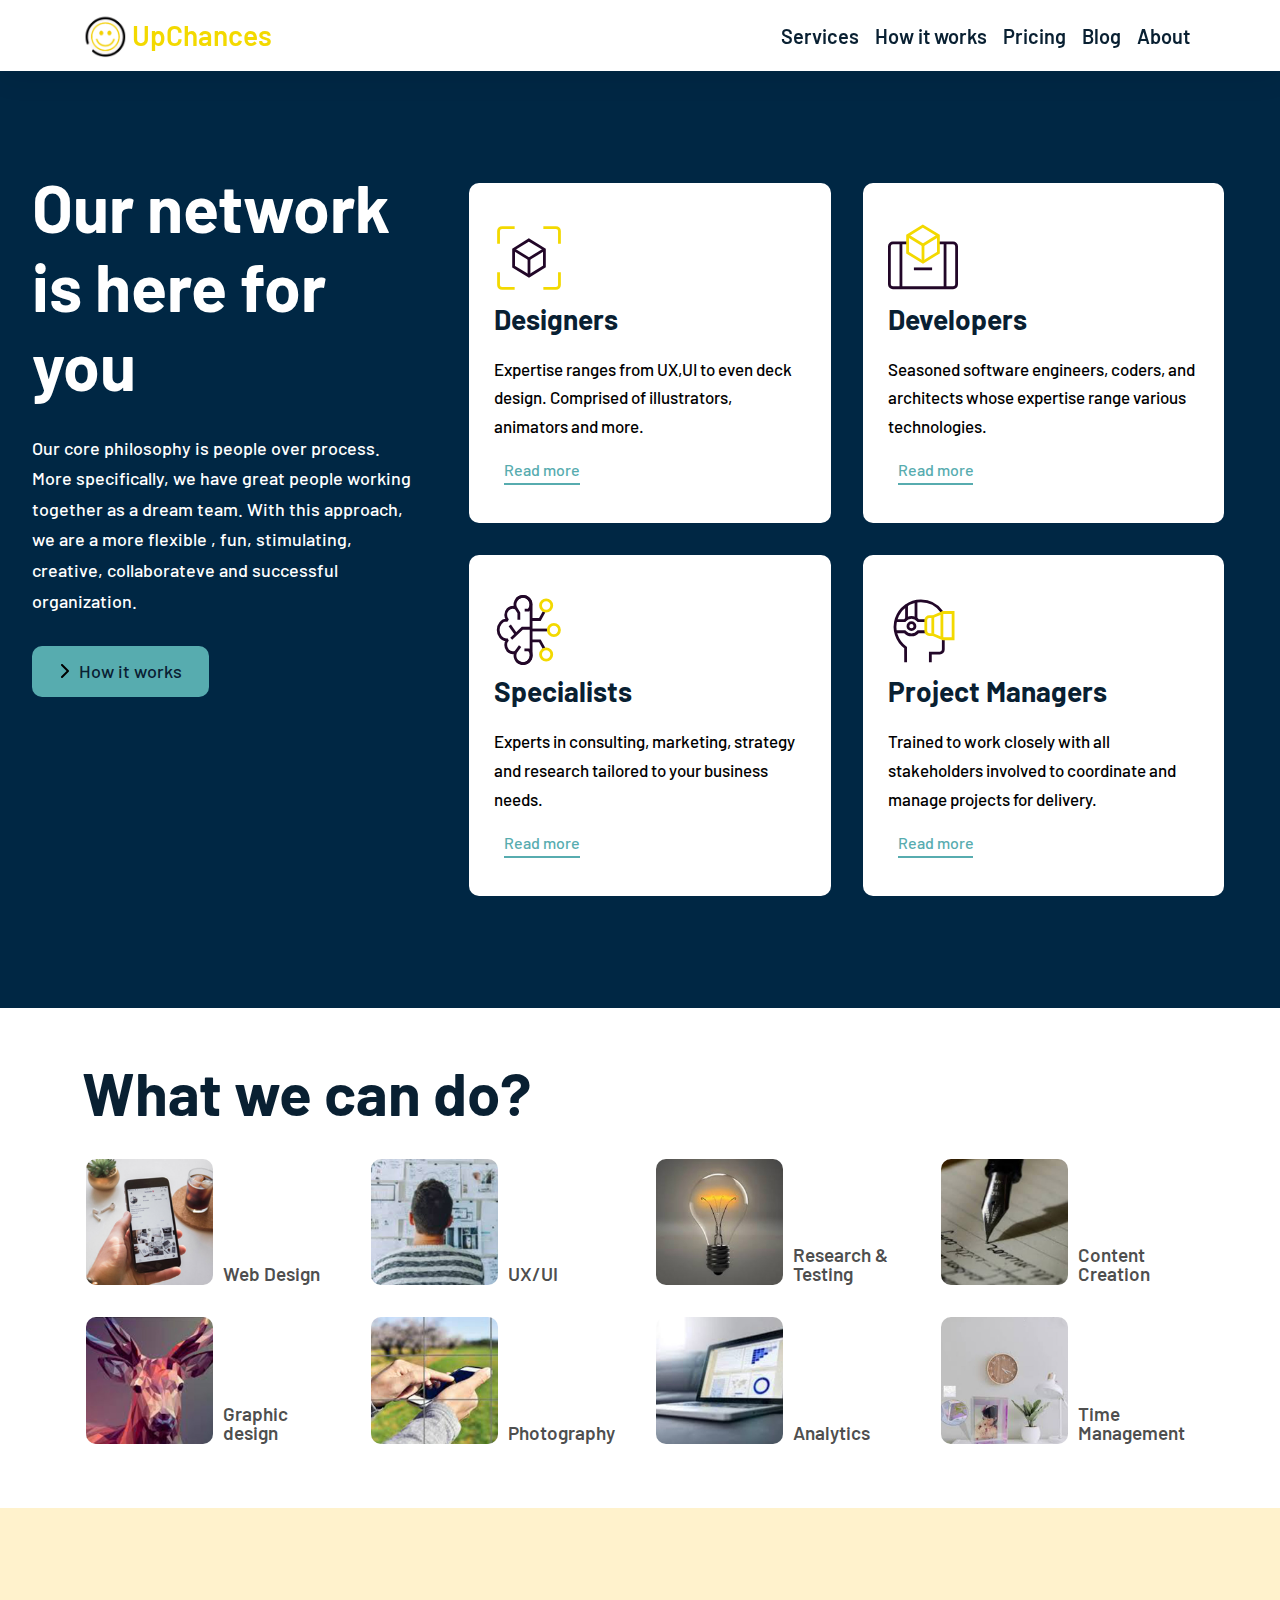
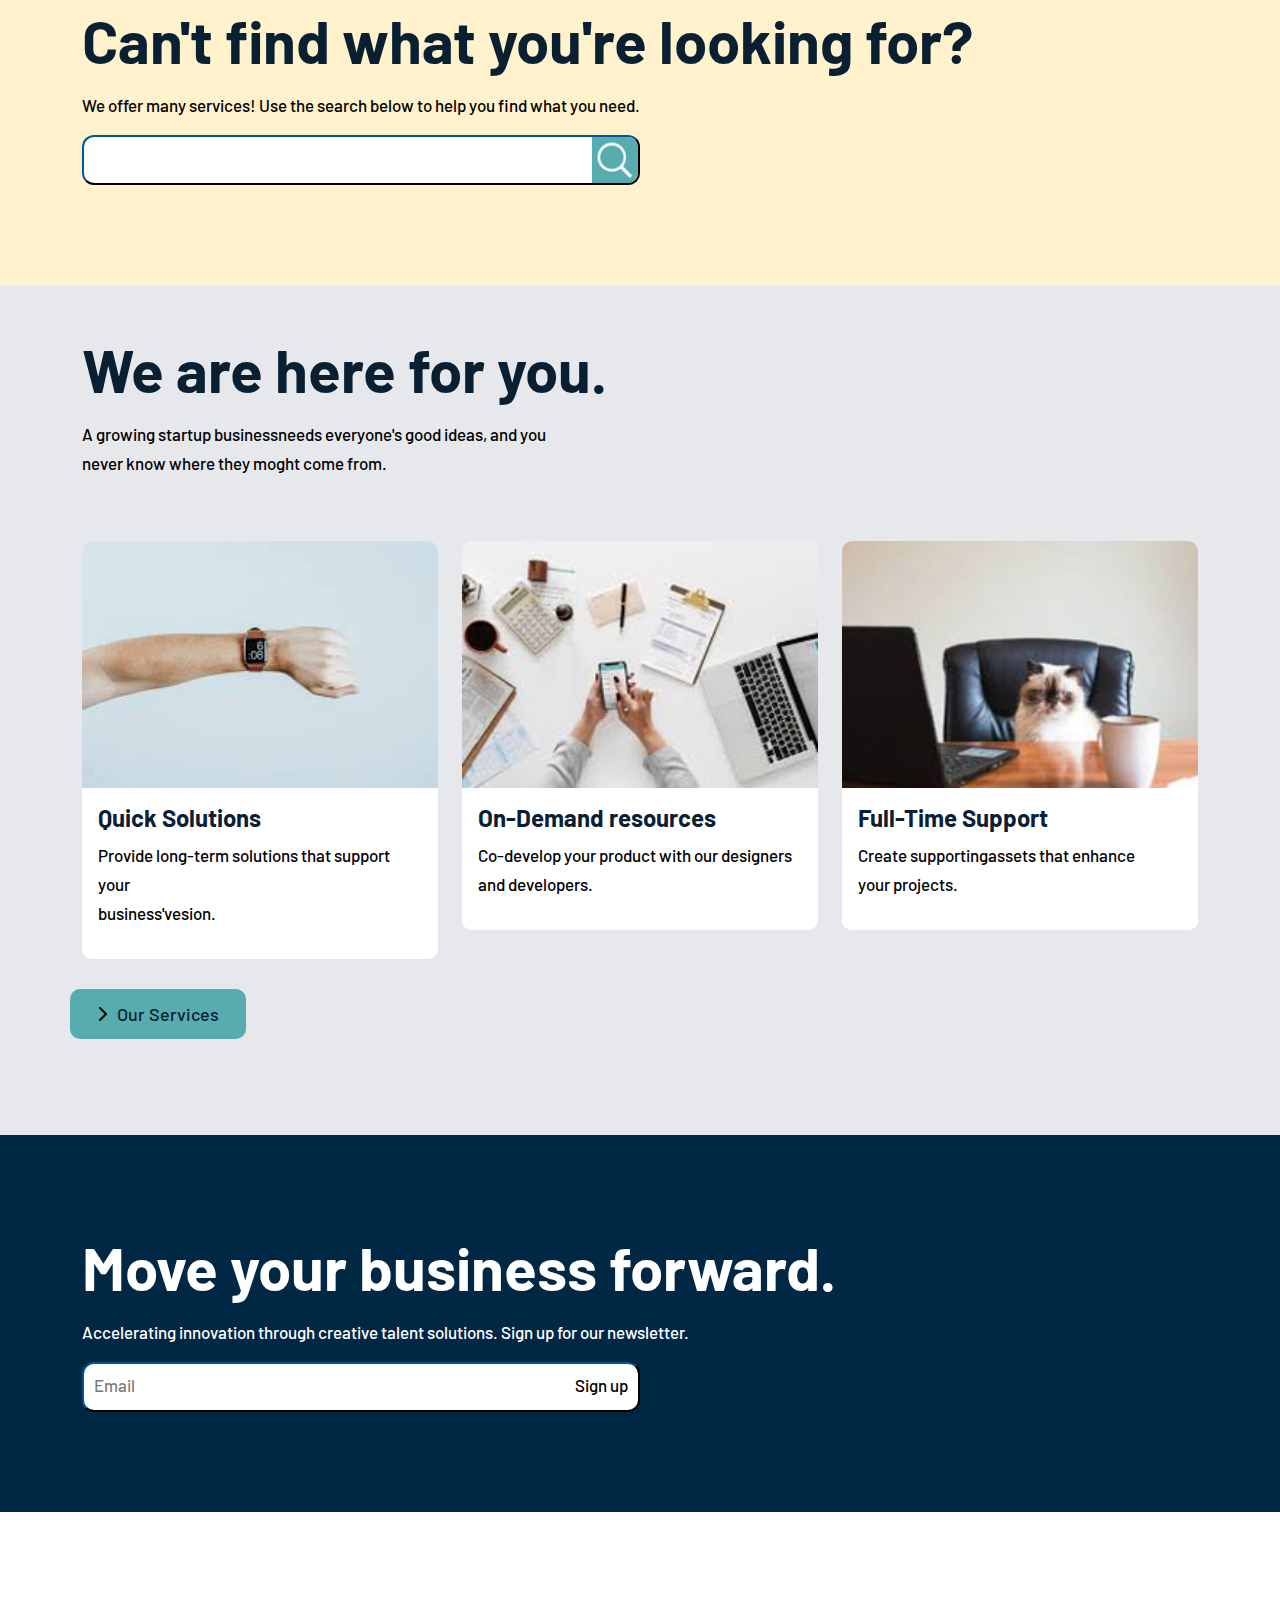
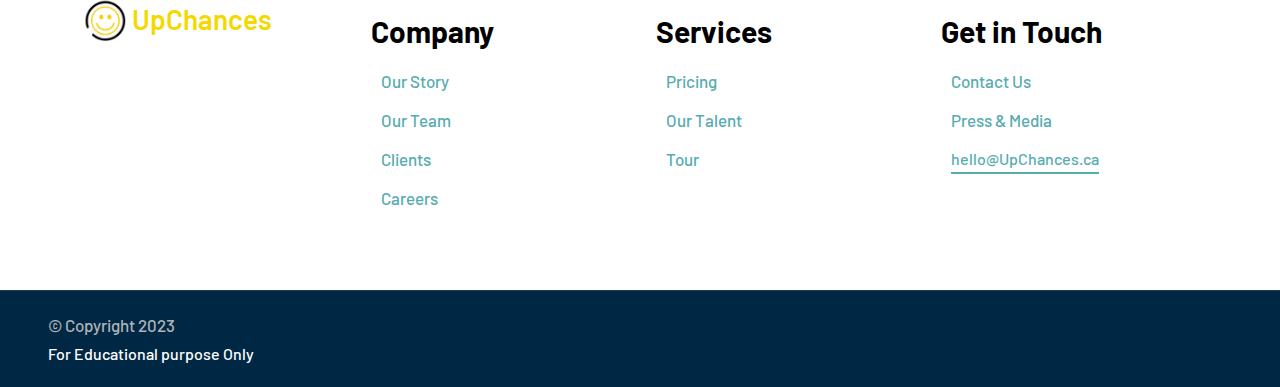
<file: New-Project/index.html>
<!doctype html>
<html lang="en">

<head>
    <!-- Required meta tags -->
    <meta charset="utf-8">
    <meta name="viewport" content="width=device-width, initial-scale=1">
    <meta http-equiv="X-UA-Compatible" content="IE=edge" />
    <link rel="icon" type="image/x-icon" href="img/icon1.png">

    <!-- Bootstrap CSS -->
    <link rel="stylesheet" href="css/bootstrap.min.css">
    <link rel="stylesheet" href="css/style.css">
    <link rel="icon" type="image/x-icon" href="img/logo.png">
    <title>UpChances</title>
</head>

<body data-bs-spy="scroll" data-bs-target=".navbar" data-bs-offset="70">


    <!-- Menu Bar or header start -->
    <nav class="navbar navbar-expand-lg navbar-light bg-white sticky-top">
        <div class="container">
            <a class="navbar-brand" href="index.html"> 
                <img src="img/logo.png" class="logo" alt="">
                <h3 class="logo-text">UpChances</h3> 
            </a>
            <button class="navbar-toggler" type="button" data-bs-toggle="collapse" data-bs-target="#navbarNav"
                aria-controls="navbarNav" aria-expanded="false" aria-label="Toggle navigation">
                <span class="navbar-toggler-icon"></span>
            </button>
            <div class="collapse navbar-collapse" id="navbarNav">
                <ul class="navbar-nav ms-auto">
                    <li class="nav-item">
                        <a class="nav-link" href="index.html">Services</a>
                    </li>
                    <li class="nav-item">
                        <a class="nav-link" href="howitworks.html">How it works</a>
                    </li>
                    <li class="nav-item">
                        <a class="nav-link" href="#">Pricing</a>
                    </li>
                    <li class="nav-item">
                        <a class="nav-link" href="#">Blog</a>
                    </li>
                    <li class="nav-item">
                        <a class="nav-link" href="#">About</a>
                    </li>
            </div>
        </div>
    </nav>
    <!-- Menu Bar or header End -->

    <!-- First Container Start  -->
    <div class="container-fluid p-0">
        <div class="banner">
            <div class="row">
                <div class=" col-lg-4 col-md-12 col-sm-12">
                    <div class="forst-div">
                        <h2 class="text-white">
                            Our network is here for you
                        </h2>
                        <p>Our core philosophy is people over process. More specifically, we have great people working together as a dream team. With this approach, we are a more flexible , fun, stimulating, creative, collaborateve and successful organization. </p>
    
                        <div class="button">
                            <img src="img/chevron-right-solid.svg" alt="">
                            <a href="howitworks.html">How it works</a>
                        </div>
                    </div>
                </div>
                <div class=" col-lg-8 col-md-12 second-div">
                    <div class="row">
                        <div class="col-md-6 p-3">
                            <div class=" banner-div">
                                <img src="img/icon-designers.svg" alt="">
                                <h3>Designers</h3>
                                <p>Expertise ranges from UX,UI to even deck design. Comprised of illustrators, animators and more.</p>
                                <a href="#" class="banner-div-btn">Read more</a>
                            </div>
                        </div>
                        <div class="col-md-6 p-3">
                            <div class=" banner-div">
                                <img src="img/icon-developers.svg" alt="">
                                <h3>Developers</h3>
                                <p>Seasoned software engineers, coders, and architects whose expertise range various
                                    technologies.</p>
                                <a href="#" class="banner-div-btn">Read more</a>
                            </div>
                        </div>
                        <div class="col-md-6 p-3">
                            <div class=" banner-div">
                                <img src="img/icon-specialist.svg" alt="">
                                <h3>Specialists</h3>
                                <p>Experts in consulting, marketing, strategy and research tailored to your business needs.</p>
                                <a href="#" class="banner-div-btn">Read more</a>
                            </div>
                        </div>
                        <div class="col-md-6 p-3">
                            <div class=" banner-div">
                                <img src="img/icon-project.svg" alt="">
                                <h3>Project Managers</h3>
                                <p>Trained to work closely with all stakeholders involved to coordinate and manage projects for
                                    delivery.</p>
                                <a href="#" class="banner-div-btn">Read more</a>
                            </div>
                        </div>
                    </div>
                </div>
            </div>
        </div>
    </div>
    <!-- First Container Ends  -->

    <!-- Second Container Start  -->
    <div class="container-fluid">
        <div class="container bg-white py-5">
            <div class="what-we-can">
                <h2>
                    What we can do?
                </h2>
            </div>
            <div class="row">
                <div class="col-md-3 p-3">
                    <div class="what-we-do">
                        <img src="img/web-design.jpg" alt="">
                        <p>Web Design</p>
                    </div>
                </div>
                <div class="col-md-3 p-3">
                    <div class="what-we-do">
                        <img src="img/uxui.jpg" alt="">
                        <p>UX/UI</p>
                    </div>
                </div>
                <div class="col-md-3 p-3">
                    <div class="what-we-do">
                        <img src="img/research.jpg" alt="">
                        <p>Research & Testing</p>
                    </div>
                </div>
                <div class="col-md-3 p-3">
                    <div class="what-we-do">
                        <img src="img/content-creation.jpg" alt="">
                        <p>Content Creation</p>
                    </div>
                </div>
                <div class="col-md-3 p-3">
                    <div class="what-we-do">
                        <img src="img/graphic-designer.jpg" alt="">
                        <p>Graphic design</p>
                    </div>
                </div>
                <div class="col-md-3 p-3">
                    <div class="what-we-do">
                        <img src="img/photography.jpg" alt="">
                        <p>Photography</p>
                    </div>
                </div>
                <div class="col-md-3 p-3">
                    <div class="what-we-do">
                        <img src="img/analytics.jpg" alt="">
                        <p>Analytics</p>
                    </div>
                </div>
                <div class="col-md-3 p-3">
                    <div class="what-we-do">
                        <img src="img/time-management.jpg" alt="">
                        <p>Time Management</p>
                    </div>
                </div>
            </div>

        </div>
    </div>
   <!-- Second Container Ends  -->

    <!-- Third container Start  -->
    <div class="container-fluid third-div">
        <div class="container">
            <div class="search-div">
                <h2>
                    Can't find what you're looking for?
                </h2>
                <p>We offer many services! Use the search below to help you find what you need.</p>
                <div class="input-form">
                    <button class="input-field">
                        <img src="img/search-icon.png" class="search-icon" alt="">
                    </button>
                </div>
            </div>
        </div>  
    </div>
    <!-- Third container End  -->

    <!-- Fourth Container Starts  -->
    <div class="container-fluid py-5 we-are-here">
        <div class="container">
            <div class="we_here">
                <h2>
                   We are here for you.
                </h2>
                <p>A growing startup businessneeds everyone's good ideas, and you <br> never know where they moght come from.</p>
            </div>
            <div class="row py-5">
                <div class="col-lg-4 col-md-12 col-sm-12">
                    <div class="card">
                        <div class="card-body">
                            <img src="img/quick-solution.jpg" alt="">

                        </div>
                        <div class="card-footer">
                            <h4>Quick Solutions</h4>
                            <p>Provide long-term solutions that support your <br> business'vesion.</p>
                        </div>
                    </div>
                </div>
                <div class="col-lg-4 col-md-12 col-sm-12">
                    <div class="card">
                        <div class="card-body">
                            <img src="img/on-demand.jpg" alt="">

                        </div>
                        <div class="card-footer">
                            <h4>On-Demand resources</h4>
                            <p>Co-develop your product with our designers <br> and developers.</p>
                        </div>
                    </div>
                </div>
                <div class="col-lg-4 col-md-12 col-sm-12">
                    <div class="card">
                        <div class="card-body">
                            <img src="img/full-time-support.jpg" alt="">

                        </div>
                        <div class="card-footer">
                            <h4>Full-Time Support</h4>
                            <p>Create supportingassets that enhance <br> your projects.</p>
                        </div>
                    </div>
                </div>
                <div class="button">
                    <img src="img/chevron-right-solid.svg" alt="">
                    <a href="#">Our Services</a>
                </div>
            </div>
        </div>
    </div>
    <!-- Fourth Container Ends  -->

    
    <!-- fifth container Start  -->
    <div class="container-fluid fifth-div">
        <div class="container">
            <div class="signup">
                <h2>
                    Move your business forward.
                </h2>
                <p>Accelerating innovation through creative talent solutions. Sign up for our newsletter.</p>
                <div class="input-form">
                    <button class="input-field" >
                        <p class="first">Email</p>
                        <p class="second">Sign up</p>
                    </button>
                </div>
            </div>
        </div>  
    </div>
    <!-- fifth container End  -->

   

    <footer>
        <div class="footer-top" id="footer">
            <div class="container">
                <div class="row ">
                    <div class="col-lg-3 col-md-12 ">
                        <a class="navbar-brand" href="index.html"> 
                            <img src="img/logo.png" class="logo" alt="">
                            <h3 class="logo-text">UpChances</h3> 
                        </a>
                    </div>
                    <div class="col-lg-3 col-md-4 p-3">
                        <h4 class="navbar-brand">Company</h4>
                        <ul class="p-0">
                            <li class="footer-links">
                            <p class="footer-link">Our Story</p>
                            </li>
                            <li class="footer-links">
                             <p class="footer-link">  Our Team</p>
                            </li>
                            <li class="footer-links">
                               <p class="footer-link">Clients</p>
                            </li>
                            <li class="footer-links">
                                <p class="footer-link">Careers</p>
                            </li>
                        </ul>
                    </div>
                    <div class="col-lg-3 col-md-4 p-3">
                        <h4 class="navbar-brand">Services</h4>
                        <ul class="p-0">
                            <li class="footer-links">
                               <p class="footer-link">Pricing</p>
                            </li>
                            <li class="footer-links">
                             <p class="footer-link">Our Talent</p>
                            </li>
                            <li class="footer-links">
                               <p class="footer-link">Tour</p>
                            </li>
                        </ul>
                    </div>
                    <div class="col-lg-3 col-md-4 p-3">
                        <h4 class="navbar-brand">Get in Touch</h4>
                        <ul class="p-0">
                            <li class="footer-links">
                                <p class="footer-link">Contact Us</p>
                            </li>
                            <li class="footer-links">
                            <p class="footer-link">Press & Media</p>
                            </li>
                            <li class="footer-links">
                                <a href="#">hello@UpChances.ca</a>
                            </li>
                        </ul>
                    </div>
                </div>
            </div>
        </div>
        <div class="footer-bottom px-5">
            <p class="mb-0">&copy; Copyright 2023</p><a> For Educational purpose Only</a>
        </div>
    </footer>


    <script src="js/bootstrap.bundle.min.js"></script>
    <script src="js/jquery.min.js"></script>
    <script src="js/app.js"></script>

</body>

</html>
</file>
<file: New-Project/css/style.css>
@import url('https://fonts.googleapis.com/css2?family=Barlow:wght@400;500;600;700&display=swap');

:root {
    /* --brand: #ff4d29; */
    /* --brand: #903884; */
    --brand: #000;
    --dark: #092032;
    --body: #516171;
    --border: rgba(0,0,0,0.08);
    --shadow: 0px 6px 30px rgba(0, 0, 0, 0.08);
    
}

body {
    font-family: "Barlow", sans-serif;
    color: var(--body);
    line-height: 1.7;
}

h1,h2,h3,h4,h5,h6,
.display-1,.display-2,.display-3,.display-4 {
    font-weight: 700;
    color: var(--dark);
}

.bg-cover {
    background-size: cover;
    background-position: center;
    background-repeat: no-repeat;
}

img {
    width: 100%;
}

a {
    color: var(--dark);
    transition: all 0.4s ease;
    font-weight: 500;
}


/* navbar */
.top-nav {
    background-color: var(--brand);
    color: #fff;
    padding-top: 5px;
    padding-bottom: 5px;
}

.top-nav p {
    display: inline-block;
    margin-bottom: 0;
    margin-right: 10px;
}

.top-nav span,
.top-nav i {
    vertical-align: middle;
}

.navbar {
    box-shadow: var(--shadow);
}

.conditions-section{
    margin: 20px 0;
}
.conditions-section a{
   color: #fff;
   margin: 0 10px;
}

.navbar .navbar-nav .nav-link {
    color: var(--dark);
    font-size: 20px;
    font-weight: 600;
}

a.navbar-brand {
   display:flex;
   align-items: center;
}
a.navbar-brand img.logo{
    width: 45px;
    margin-right: 5px;
}
a.navbar-brand h3.logo-text{
font-size: 28px;
font-weight: 600;
color: #f3d900;
margin: 0px;
}


footer {
    background: #fff;
}

footer .footer-top {
    padding-top: 80px;
    padding-bottom: 40px;
}
footer .footer-top h4.navbar-brand{
   color: #000;
   font-size: 30px;
}

.footer-bottom {
    border-top: 1px solid rgba(255, 255, 255, 0.1);
    padding-bottom: 20px;
    background: #002744;
    padding-top: 20px;
}
.footer-bottom a {
    text-decoration: none;
    color: #fff;
}

footer .navbar-brand {
    color: #fff;
}

footer p {
    color: #ADB3B9;
}
p.footer-link {
    font-size: 17px;
    color: #57acaf;
    margin-bottom: 0px;
}
.footer-links a{
    padding: 0px;
    position: relative;
   color:#57acaf;
   text-decoration: none;
}
.footer-links a:before{
    content: "";
    position: absolute;
    width: 100%;
    height: 2px;
    background: #57acaf;
    opacity: 1;
    top: 23px;
    left: 0px;
}

input.form-control {
    border-color: #481c42;
    height: 44px;
}

.form-control {
    background-color: rgba(0, 0, 0, 0.04);
    border-color: rgb(144 56 132);
}

.form-control:focus {
    box-shadow: none;
    border-color: var(--brand);
}


/* *********** Custome CSS ********** */

a.head-no{
    text-decoration: none;
    color: #fff;
}
marquee{
    padding-top: 5px;
    font-weight: 700;
}
.first-head{
    display: flex;
    justify-content: center;
    align-items: center;
}

.text-primary{
    /* color: #ff00dc!important; */
    color:  #ffbb00!important;
}
#about .years .display-1 {
    font-size: 10rem;
    line-height: 9rem;
}
.lh-base {
    line-height: 1.5 !important;
}
#about .years h5 {
    letter-spacing: 30px;
    margin-right: -30px;
}


a.footer-link {
    color: #fff;
    text-decoration: none;
}
a.footer-link i{
  padding-right: 5px;
}
li.footer-links {
    text-align: left;
    list-style: none;
    padding: 5px 10px;
    transition: 0.5s;
}

.active{
    color: var(--brand)!important;
}

.page-title {
    background: #f9f9f9 url(../img/banner.jpeg) no-repeat;
    background-position: top center;
    background-size: cover;
    min-height: 300px;
    position: relative;
}
.page-title:before {
    position: absolute;
    content: "";
    background: rgb(0 0 0 / 40%);
    width: 100%;
    height: 100%;
    top: 0;
    right: 0;
}
.page-titleg {
    background: #f9f9f9 url(../img/banner1.jpg) no-repeat;
    background-position: top center;
    background-size: cover;
    min-height: 300px;
    position: relative;
}
.page-titleg:before {
    position: absolute;
    content: "";
    background: rgb(0 0 0 / 40%);
    width: 100%;
    height: 100%;
    top: 0;
    right: 0;
}
.page-titlea {
    background: #f9f9f9 url(../img/banner2.jpg) no-repeat;
    background-position: top center;
    background-size: cover;
    min-height: 300px;
    position: relative;
}
.page-titlea:before {
    position: absolute;
    content: "";
    background: rgb(0 0 0 / 40%);
    width: 100%;
    height: 100%;
    top: 0;
    right: 0;
}
.page-title-inner {
    padding-top: 200px;
    padding-bottom: 5px;
    position: relative;
    z-index: 999;
}
.page-title-inner h3 {
    font-size: 40px;
    color:#fff;
}
.page-title h3 {
    text-transform: uppercase;
    font-weight: 700;
    font-size: 45px;
    margin: 0 0 5px;
}
.breadcumb {
    font-weight: 700;
    text-transform: uppercase;
    font-size: 12px;
}
.page-title-inner .breadcumb a, .page-title-inner .breadcumb span {
    font-weight: 700;
    text-transform: uppercase;
    font-size: 18px;
    color: #fff;

}

li.nav-item a.nav-link {
    font-size: 17px;
    font-weight: 600;
}

@media(max-width:768px){
    .slide1 {
        background-image:url(../img/banner2.jpg);
        background-size: cover;
        background-position: center;
        background-repeat: no-repeat;
    }
    
    .slide2 {
        background-image:url(../img/banner1.jpg);
        background-size: cover;
        background-position:top center;
        background-repeat: no-repeat;
    }

    .slide {
        min-height: 300px!important;
        display: flex;
        align-items: center;
        justify-content: center;
        position: relative;
    }
    .intro p {
        max-width: 100%!important;;
        padding: 10px;
        font-size: 20px;
    }
    h1.display-3.my-4 {
        font-size: 20px;
        font-weight: 500!important;
        margin: 5px!important;
    }
    .slider-contaner{
        width: 80%!important;
        background: rgba(0, 0, 0, 0.5);
        text-align: center;
        margin: auto;
    }
}


a.navbar-brand span {
    color: #ffbb00;
    padding: 0px;
}






.navbar-light .navbar-brand {
    color: rgb(243 217 0);
}

/* First container Start  */
.banner{
    background: #002744;
    padding: 3rem 2rem;
}

.forst-div{
    padding: 3rem 0rem;
}

.banner .forst-div h2.text-white {
    font-size: 66px;
}

.banner .forst-div p {
    padding-top: 20px;
    color: #fff;
    font-size: 18px;
}

.banner .button {
    display: flex;
    align-items: center;
    margin-top: 30px;
   background: #57acaf;
   width: max-content;
   padding: 10px 27px;
   border-radius: 10px;
}
.banner .button img{
   width: 10px;
   margin-right: 10px;
}
.banner .button a{
  font-size: 18px;
  text-decoration: none;
}
.second-div{
    padding: 3rem 2rem;
}
.banner-div{
    background: #fff;
    padding: 40px 25px;
    border-radius: 10px;
}
.banner-div p{
   padding-top: 10px;
}
.banner-div img{
    padding-bottom: 10px;
    width: 70px;
}
.banner-div a{
    padding: 10px;
    position: relative;
   color:#57acaf;
   text-decoration: none;
}
.banner-div a:before{
    content: "";
    position: absolute;
    width: 79%;
    height: 2px;
    background: #57acaf;
    opacity: 1;
    top: 33px;
    left: 10px;
}

/* Secont Contaner start  */
.what-we-can h2{
    font-size: 60px;
    margin-bottom: 15px;
}
.what-we-do {
    display: flex;
    align-items: flex-end;
}
.what-we-do p{
    padding: 2px 10px;
    font-size: 19px;
    margin-bottom: 0px;
    color: #000000b5;
    line-height: 19px;
    font-weight: 600;
}
.what-we-do img{
  width: 50%;
  height: auto;
  border-radius: 10px;
}

/* Third Contaner Start  */
.third-div{
    padding: 3rem;
    background: #fff2cc;
}
.search-div{
    padding: 3rem 0px;
}
.search-div h2 {
    font-size: 60px;
    margin-bottom: 15px;
}
.search-div p {
    margin-bottom: 15px;
    font-weight: 500;
    font-size: 17px;
    color: #000;
}
button.input-field {
    border-color: #000;
    position: relative;
    height: 50px;
    width: 50%;
    background: #fff;
    border-radius: 12px;
}
img.search-icon {
    position: absolute;
    width: 46px;
    content: "";
    top: 0px;
    right: 0;
    bottom: 0;
    border-radius:0px 11px 11px 0px;
}

/* Fourth Container Start  */
.we-are-here{
    background: #e6e8eb;
}
.we_here h2 {
    font-size: 60px;
    margin-bottom: 15px;
}
.we_here p {
    margin-bottom: 15px;
    font-weight: 500;
    font-size: 17px;
    color: #000;
}
.card {
    position: relative;
    display: flex;
    flex-direction: column;
    min-width: 0;
    word-wrap: break-word;
    background-color: #fff;
    background-clip: border-box;
    border: none;
    border-radius:10px;
}
.card-body {
    flex: 1 1 auto;
    padding:0px;
}
.card-body img{
   border-radius: 10px 10px 0px 0px;
}
.card-footer {
    padding: 1rem;
    border: none;
    background-color: #fff;
    border-radius: 0px 0px 10px 10px;
}

.we-are-here .button {
    display: flex;
    align-items: center;
    margin-top: 30px;
   background: #57acaf;
   width: max-content;
   padding: 10px 27px;
   border-radius: 10px;
}
.we-are-here .button img{
   width: 10px;
   margin-right: 10px;
}
.we-are-here .button a{
  font-size: 18px;
  text-decoration: none;
}

/* Fifth Container Start  */
.fifth-div{
    background: #002744;
    padding: 3rem;
}
.signup {
    padding: 3rem 0px;
}
.signup h2 {
    font-size: 60px;
    margin-bottom: 15px;
    color: #fff;
}
.signup p {
    margin-bottom: 15px;
    font-weight: 500;
    font-size: 17px;
    color: #fff;
}
button.input-field {
    border-color: #002744;
    position: relative;
    height: 50px;
    width: 50%;
    background: #fff;
    border-radius: 12px;
}
p.first {
    position: absolute;
    width: auto;
    content: "";
    top: 7px;
    left: 10px;
    bottom: 0;
    border-radius:0px 11px 11px 0px;
    color: #0000008a;
}
p.second {
    position: absolute;
    width: auto;
    content: "";
    top: 7px;
    right: 10px;
    bottom: 0;
    border-radius:0px 11px 11px 0px;
    color: #000;
}

/* Second page  */
p {
    margin-bottom: 15px;
    font-weight: 500;
    font-size: 17px;
    color: #000;
}
.bg-img{
    position: relative;
    width: 100%;
    height: 100%;
}
.bg-img img{
    height: 300px;
}
.second-page-third-div{
   background: #002744;
}

.project-form{
    content: "";
    position:absolute;
    top: 150px;
    left: 50px;
    bottom: 100px;
    color: #fff;
    font-size: 60px;
    font-weight: 700;
}

.rounded{
    border-radius: 10px!important;
}
textarea::placeholder{
    padding: 10px;
}

.button-next-page {
    display: flex;
    align-items: center;
    margin-top: 30px;
   background: #57acaf;
   width: max-content;
   padding: 10px 27px;
   border-radius: 10px;
}
.button-next-page img{
   width: 10px;
   margin-right: 10px;
}
.button-next-page a{
  font-size: 18px;
  text-decoration: none;
}
.sticky-top1{
    position: sticky;
    top: 10px;
    z-index: 990;
}
.shadow-sm {
    box-shadow: 0 0.125rem 0.25rem rgba(0, 0, 0, 0.075) !important;
}

/* Media Query for responsive website  */

@media (max-width: 768px) and (min-width: 320px){
    .banner{
       padding: 3rem 1.5rem;
    }
    .banner .forst-div h2.text-white {
        font-size: 50px;
    }
    .second-div {
        padding: 2rem 1rem;
    }
    .what-we-can h2 {
        font-size: 50px;
        margin-bottom: 15px;
    }
    .search-div {
        padding: 1rem 0px;
    }
    .third-div {
        padding: 2rem;
        background: #fff2cc;
    }
    button.input-field {
        height: 42px;
        width: 100%;
    }
    img.search-icon {
        width: 38px;
    }
    .we_here h2 {
        font-size: 50px;
        line-height: 45px;
        margin-bottom: 15px;
    }
    .card {
        margin:10px 0px;
    }
    br{
        display: none;
    }
    .we-are-here .button {
        margin-left: 15px;
    }
    .signup h2 {
        font-size: 50px;
        margin-bottom: 15px;
        color: #fff;
    }
    .fifth-div {
        background: #002744;
        padding: 2rem;
    }
    p.first {
        top: 4px;
        left: 10px;
    }
    p.second {
        position: absolute;
        width: auto;
        content: "";
        top: 0;
        height: 100%;
        right: -1px;
        bottom: 0;
        border-radius: 0px 11px 11px 0px;
        background: #c0c0c0;
        color: #000;
        padding:2px 5px;
    }
    .search-div h2 {
        font-size: 50px;
        margin-bottom: 15px;
    }
    .project-form {
        content: "";
        position: absolute;
        top: 100px;
        left: 50px;
        bottom: 100px;
        color: #fff;
        font-size: 30px;
        font-weight: 700;
    }
    .bg-img img {
        height: 200px;
    }
    textarea.rounded {
        width: 100%;
    }
    label.form-label.text-white {
        font-size: 18px;
    }
}
@media (max-width: 1080px) and (min-width:769px){
    textarea.rounded {
        width: 100%;
    }
    .project-form {
        content: "";
        position: absolute;
        top: 100px;
        left: 50px;
        bottom: 0;
        color: #fff;
        font-size: 44px;
        font-weight: 700;
    }
    label.form-label.text-white {
        font-size: 22px;
    }
    .navbar-toggler-icon {
        display: inline-block;
        width: 2.5em;
        height: 1.5em;
        vertical-align: middle;
        background-repeat: no-repeat;
        background-position: center;
        background-size: 100%;
    }
    .navbar {
        box-shadow: var(--shadow);
        /* height: 110px; */
    }
    a.navbar-brand img.logo {
        width: 60px;
        margin-right: 5px;
    }
    a.navbar-brand h3.logo-text {
        font-size: 50px;
        font-weight: 600;
        color: #f3d900;
        margin: 0px;
    }
    .banner .button a {
        font-size: 28px;
        text-decoration: none;
    }
    .banner .forst-div p {
        padding-top: 20px;
        font-weight: 400;
        color: #fff;
        font-size: 26px;
    }
    p {
        margin-bottom: 15px;
        font-weight: 400;
        font-size: 22px;
        color: #000;
    }
    .banner-div a {
        padding: 10px;
        font-size: 26px;
        position: relative;
        color: #57acaf;
        text-decoration: none;
    }
    .banner-div a:before {
        content: "";
        position: absolute;
        width: 90%;
        height: 2px;
        background: #57acaf;
        opacity: 1;
        top: 41px;
        left: 8px;
    }
    .search-div p {
        margin-bottom: 15px;
        font-weight: 500;
        font-size: 26px;
        color: #000;
    }
    .we_here p {
        margin-bottom: 15px;
        font-weight: 500;
        font-size: 26px;
        color: #000;
    }
    br{
        display: none;
    }
    .we-are-here .button img {
        width: 15px;
        margin-right: 10px;
    }
    .we-are-here .button a {
        font-size: 29px;
        text-decoration: none;
    }
    .signup p {
        margin-bottom: 15px;
        font-weight: 500;
        font-size: 26px;
        color: #fff;
    }
    button.input-field {
        border-color: #002744;
        position: relative;
        height: 75px;
        width: 100%;
        background: #fff;
        border-radius: 12px;
    }
    p.first {
        position: absolute;
        width: auto;
        content: "";
        top: 4px;
        font-size: 32px;
        left: 10px;
        bottom: 0;
        border-radius: 0px 11px 11px 0px;
        color: #0000008a;
    }
    p.second {
        position: absolute;
        width: auto;
        content: "";
        top: 4px;
        font-size: 32px;
        right: 10px;
        bottom: 0;
        border-radius: 0px 11px 11px 0px;
        color: #000;
    }
    footer .footer-top h4.navbar-brand {
        color: #000;
        font-size: 36px;
    }
    p.footer-link {
        font-size: 26px;
        color: #57acaf;
        margin-bottom: 0px;
    }
    .footer-links a {
        padding: 0px;
        position: relative;
        font-size: 26px;
        color: #57acaf;
        text-decoration: none;
    }
    .footer-links a:before {
        content: "";
        position: absolute;
        width: 100%;
        height: 2px;
        background: #57acaf;
        opacity: 1;
        top: 34px;
        left: 0px;
    }
    .footer-bottom a {
        text-decoration: none;
        font-size: 26px;
        color: #fff;
    }
    footer p {
        font-size: 26px;
        color: #ADB3B9;
    }
    
    .navbar .navbar-nav .nav-link {
        color: hsl(240, 76%, 67%);
        font-size: 25px;
        font-weight: 600;
    }
    .card {
        position: relative;
        display: flex;
        flex-direction: row;
        margin: 14px 0px;
    }
    .card-body {
        flex: 1 1 auto;
        width: 70%;
        padding: 0px;
    }
   
}
@media (max-width: 1200px) and (min-width:1081px){
    .banner .forst-div h2.text-white {
        font-size: 50px;
    }
    .banner .forst-div p {
        padding-top: 20px;
        color: #fff;
        font-weight: 300;
        font-size: 17px;
    }
}
</file>
